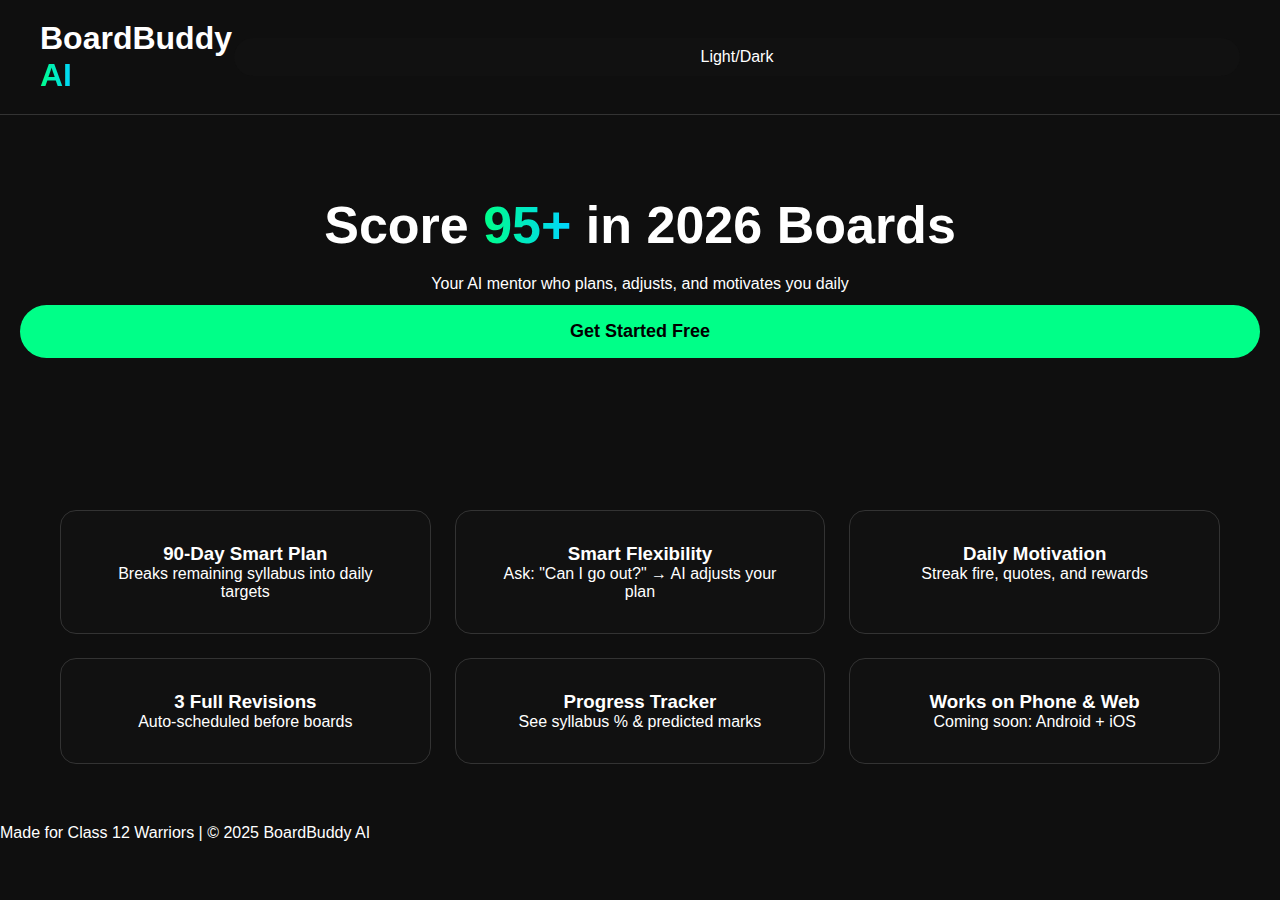
<file: index.html>
<!DOCTYPE html>
<html lang="en">
<head>
  <meta charset="UTF-8" />
  <meta name="viewport" content="width=device-width, initial-scale=1.0"/>
  <title>BoardBuddy AI - Score 95+ in Boards 2026</title>
  <link rel="stylesheet" href="css/style.css" />
</head>
<body class="dark-mode">
  <header>
    <div class="nav-container">
      <h1>BoardBuddy <span class="ai">AI</span></h1>
      <button id="themeToggle">Light/Dark</button>
    </div>
  </header>

  <main class="landing">
    <section class="hero">
      <h1>Score <span class="highlight">95+</span> in 2026 Boards</h1>
      <p>Your AI mentor who plans, adjusts, and motivates you daily</p>
      <button class="cta" onclick="window.location.href='login.html'">Get Started Free</button>
    </section>

    <section class="features">
      <div class="feature-card">
        <h3>90-Day Smart Plan</h3>
        <p>Breaks remaining syllabus into daily targets</p>
      </div>
      <div class="feature-card">
        <h3>Smart Flexibility</h3>
        <p>Ask: "Can I go out?" → AI adjusts your plan</p>
      </div>
      <div class="feature-card">
        <h3>Daily Motivation</h3>
        <p>Streak fire, quotes, and rewards</p>
      </div>
      <div class="feature-card">
        <h3>3 Full Revisions</h3>
        <p>Auto-scheduled before boards</p>
      </div>
      <div class="feature-card">
        <h3>Progress Tracker</h3>
        <p>See syllabus % & predicted marks</p>
      </div>
      <div class="feature-card">
        <h3>Works on Phone & Web</h3>
        <p>Coming soon: Android + iOS</p>
      </div>
    </section>
  </main>

  <footer>
    <p>Made for Class 12 Warriors | © 2025 BoardBuddy AI</p>
  </footer>

  <script src="js/script.js"></script>
</body>
</html>
</file>
<file: css/style.css>
:root { --bg: #0f0f0f; --card: #111; --text: #fff; --accent: #00ff88; --gray: #aaa; }
.light-mode { --bg: #f8f9fa; --card: #fff; --text: #222; --accent: #00cc70; --gray: #666; }

* { margin: 0; padding: 0; box-sizing: border-box; }
body { font-family: 'Segoe UI', sans-serif; background: var(--bg); color: var(--text); transition: 0.4s; min-height: 100vh; }

header { padding: 20px; border-bottom: 1px solid #333; }
.nav-container { max-width: 1200px; margin: auto; display: flex; justify-content: space-between; align-items: center; }
#themeToggle { background: var(--card); color: var(--text); border: none; padding: 10px 20px; border-radius: 50px; cursor: pointer; }

.hero { text-align: center; padding: 80px 20px; }
.hero h1 { font-size: 52px; margin-bottom: 20px; }
.highlight { background: linear-gradient(90deg, #00ff88, #00d4ff); -webkit-background-clip: text; -webkit-text-fill-color: transparent; }
.cta { background: var(--accent); color: black; font-weight: bold; padding: 16px 36px; border: none; border-radius: 50px; font-size: 18px; cursor: pointer; }

.features { display: grid; grid-template-columns: repeat(auto-fit, minmax(280px, 1fr)); gap: 24px; padding: 60px 20px; max-width: 1200px; margin: auto; }
.feature-card { background: var(--card); padding: 32px; border-radius: 16px; text-align: center; border: 1px solid #333; }

.login-container, .onboarding { height: 100vh; display: flex; align-items: center; justify-content: center; flex-direction: column; padding: 20px; }
.login-box, .onboarding form { background: var(--card); padding: 50px; border-radius: 20px; width: 100%; max-width: 420px; box-shadow: 0 20px 40px rgba(0,0,0,0.5); text-align: center; }
.ai { background: linear-gradient(90deg, #00ff88, #00d4ff); -webkit-background-clip: text; -webkit-text-fill-color: transparent; font-weight: 900; }

input, select, button { width: 100%; padding: 14px; margin: 12px 0; border-radius: 12px; border: none; font-size: 16px; }
input, select { background: #222; color: white; }
.light-mode input, .light-mode select { background: #eee; color: black; }

.slider-group label { display: block; text-align: left; margin: 16px 0 8px; }
</file>
